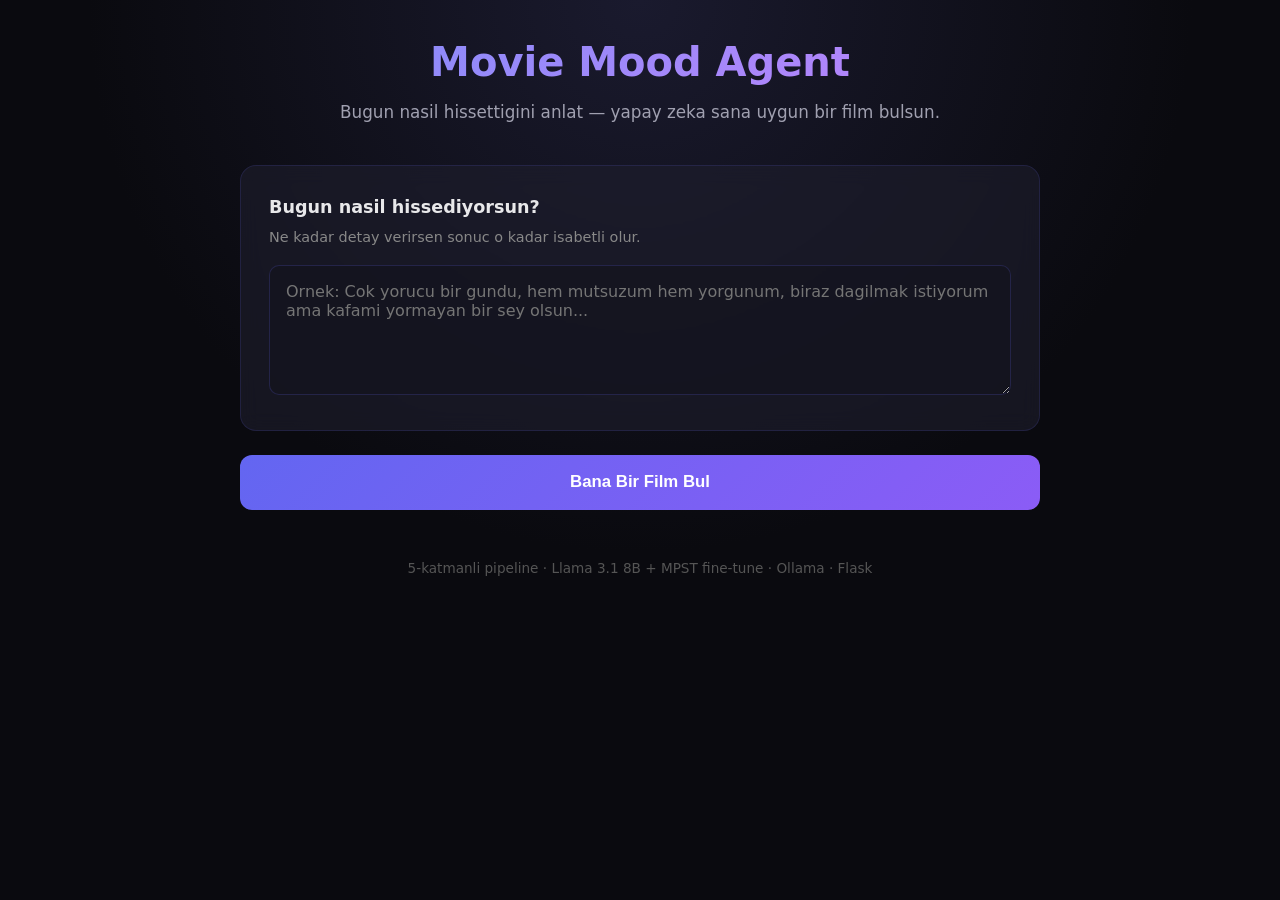
<file: web/templates/index.html>
<!DOCTYPE html>
<html lang="tr">
<head>
<meta charset="UTF-8">
<meta name="viewport" content="width=device-width, initial-scale=1.0">
<title>Movie Mood Agent</title>
<style>
  * { box-sizing: border-box; margin: 0; padding: 0; }
  body {
    font-family: -apple-system, "Segoe UI", system-ui, sans-serif;
    background: radial-gradient(circle at top, #1a1a2e 0%, #0a0a0f 50%);
    color: #e8e8ea;
    min-height: 100vh;
    padding: 2rem 1rem;
    line-height: 1.5;
  }
  .container { max-width: 800px; margin: 0 auto; }
  header { text-align: center; margin-bottom: 2.5rem; }
  h1 {
    font-size: 2.5rem;
    background: linear-gradient(135deg, #818cf8 0%, #c084fc 100%);
    -webkit-background-clip: text;
    -webkit-text-fill-color: transparent;
    background-clip: text;
    margin-bottom: 0.5rem;
  }
  .subtitle { color: #a0a0b0; font-size: 1.05rem; }

  .card {
    background: rgba(30, 30, 45, 0.6);
    border: 1px solid rgba(99, 102, 241, 0.15);
    border-radius: 16px;
    padding: 1.75rem;
    margin-bottom: 1.5rem;
    backdrop-filter: blur(10px);
  }
  .card-label { font-weight: 600; font-size: 1.1rem; margin-bottom: 0.4rem; }
  .card-hint { color: #888; font-size: 0.9rem; margin-bottom: 1rem; }

  textarea {
    width: 100%;
    min-height: 130px;
    background: rgba(20, 20, 30, 0.7);
    border: 1px solid rgba(99, 102, 241, 0.2);
    color: #e8e8ea;
    padding: 1rem;
    border-radius: 10px;
    font-family: inherit;
    font-size: 1rem;
    resize: vertical;
  }
  textarea:focus { outline: none; border-color: #6366f1; }

  button {
    background: linear-gradient(135deg, #6366f1 0%, #8b5cf6 100%);
    color: white;
    border: 0;
    padding: 1.1rem 2rem;
    border-radius: 12px;
    font-size: 1.05rem;
    font-weight: 600;
    cursor: pointer;
    width: 100%;
    transition: all 0.2s ease;
  }
  button:hover:not(:disabled) {
    transform: translateY(-2px);
    box-shadow: 0 8px 24px rgba(99, 102, 241, 0.4);
  }
  button:disabled { opacity: 0.5; cursor: not-allowed; }

  .spinner {
    display: none;
    text-align: center;
    padding: 2rem;
    color: #a0a0b0;
    font-size: 1rem;
  }
  .spinner.active { display: block; }
  .pulse {
    display: inline-block;
    animation: pulse 1.4s ease-in-out infinite;
  }
  @keyframes pulse {
    0%, 100% { opacity: 0.6; }
    50% { opacity: 1; }
  }

  .error {
    background: rgba(248, 113, 113, 0.1);
    border: 1px solid rgba(248, 113, 113, 0.3);
    color: #f87171;
    padding: 1rem;
    border-radius: 8px;
    margin-top: 1rem;
    display: none;
  }
  .error.active { display: block; }

  .result { display: none; margin-top: 2rem; }
  .result.active { display: block; }

  .recommendation {
    text-align: center;
    padding: 2rem 1rem;
    border-radius: 16px;
    margin-bottom: 1.5rem;
    background: linear-gradient(135deg, rgba(99, 102, 241, 0.18), rgba(139, 92, 246, 0.18));
    border: 1px solid rgba(99, 102, 241, 0.35);
  }
  .rec-type {
    display: inline-block;
    text-transform: uppercase;
    font-size: 0.75rem;
    letter-spacing: 1.5px;
    color: #a0a0b0;
    background: rgba(0, 0, 0, 0.25);
    padding: 0.25rem 0.7rem;
    border-radius: 999px;
    margin-bottom: 0.75rem;
  }
  .rec-title {
    font-size: 2.2rem;
    font-weight: 700;
    color: #ffffff;
    margin-bottom: 0.3rem;
  }
  .rec-year { color: #a0a0b0; font-size: 1rem; margin-bottom: 1rem; }
  .rec-reason {
    font-style: italic;
    color: #d0d0dc;
    line-height: 1.7;
    max-width: 600px;
    margin: 0 auto;
  }

  .layers-title {
    font-size: 0.85rem;
    text-transform: uppercase;
    letter-spacing: 2px;
    color: #6366f1;
    margin-bottom: 1rem;
    text-align: center;
  }

  .layer {
    background: rgba(20, 20, 30, 0.5);
    border: 1px solid rgba(99, 102, 241, 0.1);
    border-radius: 12px;
    padding: 1.2rem;
    margin-bottom: 0.8rem;
  }
  .layer-head { display: flex; align-items: center; gap: 0.6rem; margin-bottom: 0.7rem; }
  .layer-num {
    background: #6366f1;
    color: white;
    width: 26px; height: 26px;
    border-radius: 50%;
    display: inline-flex;
    align-items: center;
    justify-content: center;
    font-size: 0.8rem;
    font-weight: 700;
    flex-shrink: 0;
  }
  .layer-title { font-weight: 600; font-size: 0.98rem; }
  .layer-model { color: #888; font-size: 0.78rem; margin-left: auto; font-family: monospace; }

  .meta-row { margin: 0.5rem 0; font-size: 0.92rem; }
  .meta-row strong { color: #c0c0cc; font-weight: 600; }

  .badge {
    display: inline-block;
    background: rgba(99, 102, 241, 0.2);
    color: #c4c8ff;
    padding: 0.3rem 0.7rem;
    border-radius: 999px;
    font-size: 0.82rem;
    margin: 0.15rem 0.1rem;
  }
  .badge.warn { background: rgba(248, 113, 113, 0.15); color: #f87171; }
  .badge.ok { background: rgba(74, 222, 128, 0.15); color: #4ade80; }

  footer {
    text-align: center;
    color: #555;
    font-size: 0.85rem;
    margin-top: 3rem;
  }
</style>
</head>
<body>
  <div class="container">
    <header>
      <h1>Movie Mood Agent</h1>
      <p class="subtitle">Bugun nasil hissettigini anlat — yapay zeka sana uygun bir film bulsun.</p>
    </header>

    <div class="card">
      <div class="card-label">Bugun nasil hissediyorsun?</div>
      <div class="card-hint">Ne kadar detay verirsen sonuc o kadar isabetli olur.</div>
      <textarea id="user-text" placeholder="Ornek: Cok yorucu bir gundu, hem mutsuzum hem yorgunum, biraz dagilmak istiyorum ama kafami yormayan bir sey olsun..."></textarea>
    </div>

    <button id="submit">Bana Bir Film Bul</button>

    <div class="error" id="error"></div>
    <div class="spinner" id="spinner"><span class="pulse">Yapay zeka dusunuyor (5 katmanli analiz)...</span></div>

    <div class="result" id="result">
      <div class="recommendation">
        <div class="rec-type" id="rec-type"></div>
        <h2 class="rec-title" id="rec-title"></h2>
        <div class="rec-year" id="rec-year"></div>
        <div class="rec-reason" id="rec-reason"></div>
      </div>

      <div class="layers-title">YAPAY ZEKA'NIN DUSUNCE SURECI</div>

      <div class="layer">
        <div class="layer-head">
          <span class="layer-num">1</span>
          <span class="layer-title">Duygu analizi</span>
          <span class="layer-model">llama3.1:8b</span>
        </div>
        <div class="meta-row"><strong>Ozet:</strong> <span id="emo-summary">—</span></div>
        <div class="meta-row"><strong>Enerji:</strong> <span id="emo-energy" class="badge"></span> · <strong>Ruh hali:</strong> <span id="emo-valence" class="badge"></span></div>
        <div class="meta-row"><strong>Ihtiyac:</strong> <span id="emo-needs"></span></div>
        <div class="meta-row"><strong>Kacinma:</strong> <span id="emo-avoid"></span></div>
      </div>

      <div class="layer">
        <div class="layer-head">
          <span class="layer-num">2</span>
          <span class="layer-title">Film onerisi</span>
          <span class="layer-model">llama3.1:8b</span>
        </div>
        <div class="meta-row"><strong>Onerilen:</strong> <span id="rec-summary">—</span></div>
        <div class="meta-row" style="color:#888; font-size:0.85rem; line-height:1.6"><strong>Konu:</strong> <span id="rec-plot"></span></div>
      </div>

      <div class="layer">
        <div class="layer-head">
          <span class="layer-num">3</span>
          <span class="layer-title">Tur tahmini</span>
          <span class="layer-model">movie-agent (fine-tuned)</span>
        </div>
        <div class="meta-row"><strong>Tespit edilen MPST etiketleri:</strong></div>
        <div id="genres" style="margin-top: 0.4rem"></div>
      </div>

      <div class="layer">
        <div class="layer-head">
          <span class="layer-num">4</span>
          <span class="layer-title">Mood eslesmesi</span>
          <span class="layer-model">mood_map.json</span>
        </div>
        <div class="meta-row"><strong>Filmin sundugu mood'lar:</strong></div>
        <div id="detected-moods" style="margin-top: 0.4rem"></div>
      </div>

      <div class="layer">
        <div class="layer-head">
          <span class="layer-num">5</span>
          <span class="layer-title">Sentez</span>
          <span class="layer-model">deterministik</span>
        </div>
        <div class="meta-row" id="synthesis">—</div>
      </div>
    </div>

    <footer>5-katmanli pipeline · Llama 3.1 8B + MPST fine-tune · Ollama · Flask</footer>
  </div>

<script>
function showError(msg) {
  const e = document.getElementById('error');
  e.textContent = msg;
  e.classList.add('active');
}
function clearError() { document.getElementById('error').classList.remove('active'); }
function renderBadges(elId, items, cls = '') {
  const el = document.getElementById(elId);
  if (!items || items.length === 0) {
    el.innerHTML = '<span class="badge">—</span>';
    return;
  }
  el.innerHTML = items.map(x => `<span class="badge ${cls}">${x}</span>`).join('');
}
function setText(id, txt) { document.getElementById(id).textContent = txt || '—'; }

document.getElementById('submit').addEventListener('click', async () => {
  clearError();
  const text = document.getElementById('user-text').value.trim();
  if (!text) { showError('Once nasil hissettigini yaz.'); return; }
  if (text.length < 10) { showError('Biraz daha detay yaz, AI daha iyi anlasin.'); return; }

  const btn = document.getElementById('submit');
  const spinner = document.getElementById('spinner');
  const result = document.getElementById('result');

  btn.disabled = true;
  result.classList.remove('active');
  spinner.classList.add('active');

  try {
    const r = await fetch('/api/find', {
      method: 'POST',
      headers: {'Content-Type': 'application/json'},
      body: JSON.stringify({text}),
    });
    const data = await r.json();
    if (!r.ok || data.error) throw new Error(data.error || 'API hatasi');

    // Recommendation banner
    document.getElementById('rec-type').textContent = data.recommendation?.type || 'yapim';
    document.getElementById('rec-title').textContent = data.recommendation?.title || '?';
    document.getElementById('rec-year').textContent = data.recommendation?.year ? `(${data.recommendation.year})` : '';
    document.getElementById('rec-reason').textContent = data.recommendation?.reason || '';

    // Layer 1: Emotion
    setText('emo-summary', data.emotion?.summary);
    setText('emo-energy', data.emotion?.energy_level);
    setText('emo-valence', data.emotion?.mood_valence);
    renderBadges('emo-needs', data.emotion?.needs);
    renderBadges('emo-avoid', data.emotion?.avoid, 'warn');

    // Layer 2: Recommendation
    setText('rec-summary', `${data.recommendation?.title || '?'} (${data.recommendation?.year || '?'}) — ${data.recommendation?.type || ''}`);
    setText('rec-plot', data.recommendation?.plot || '—');

    // Layer 3: Genres (fine-tuned)
    renderBadges('genres', data.genres, 'ok');

    // Layer 4: Detected moods
    renderBadges('detected-moods', data.detected_moods);

    // Layer 5: Synthesis
    const needs = data.emotion?.needs || [];
    const moods = data.detected_moods || [];
    const overlap = needs.length && moods.length;
    setText('synthesis',
      `Filmin tespit edilen mood'lari (${moods.join(', ') || 'belirsiz'}) ile kullanicinin ihtiyaclari ${overlap ? 'ortusuyor' : 'kismen ortusuyor'}.`
    );

    result.classList.add('active');
  } catch (e) {
    showError(e.message);
  } finally {
    btn.disabled = false;
    spinner.classList.remove('active');
  }
});
</script>
</body>
</html>
</file>
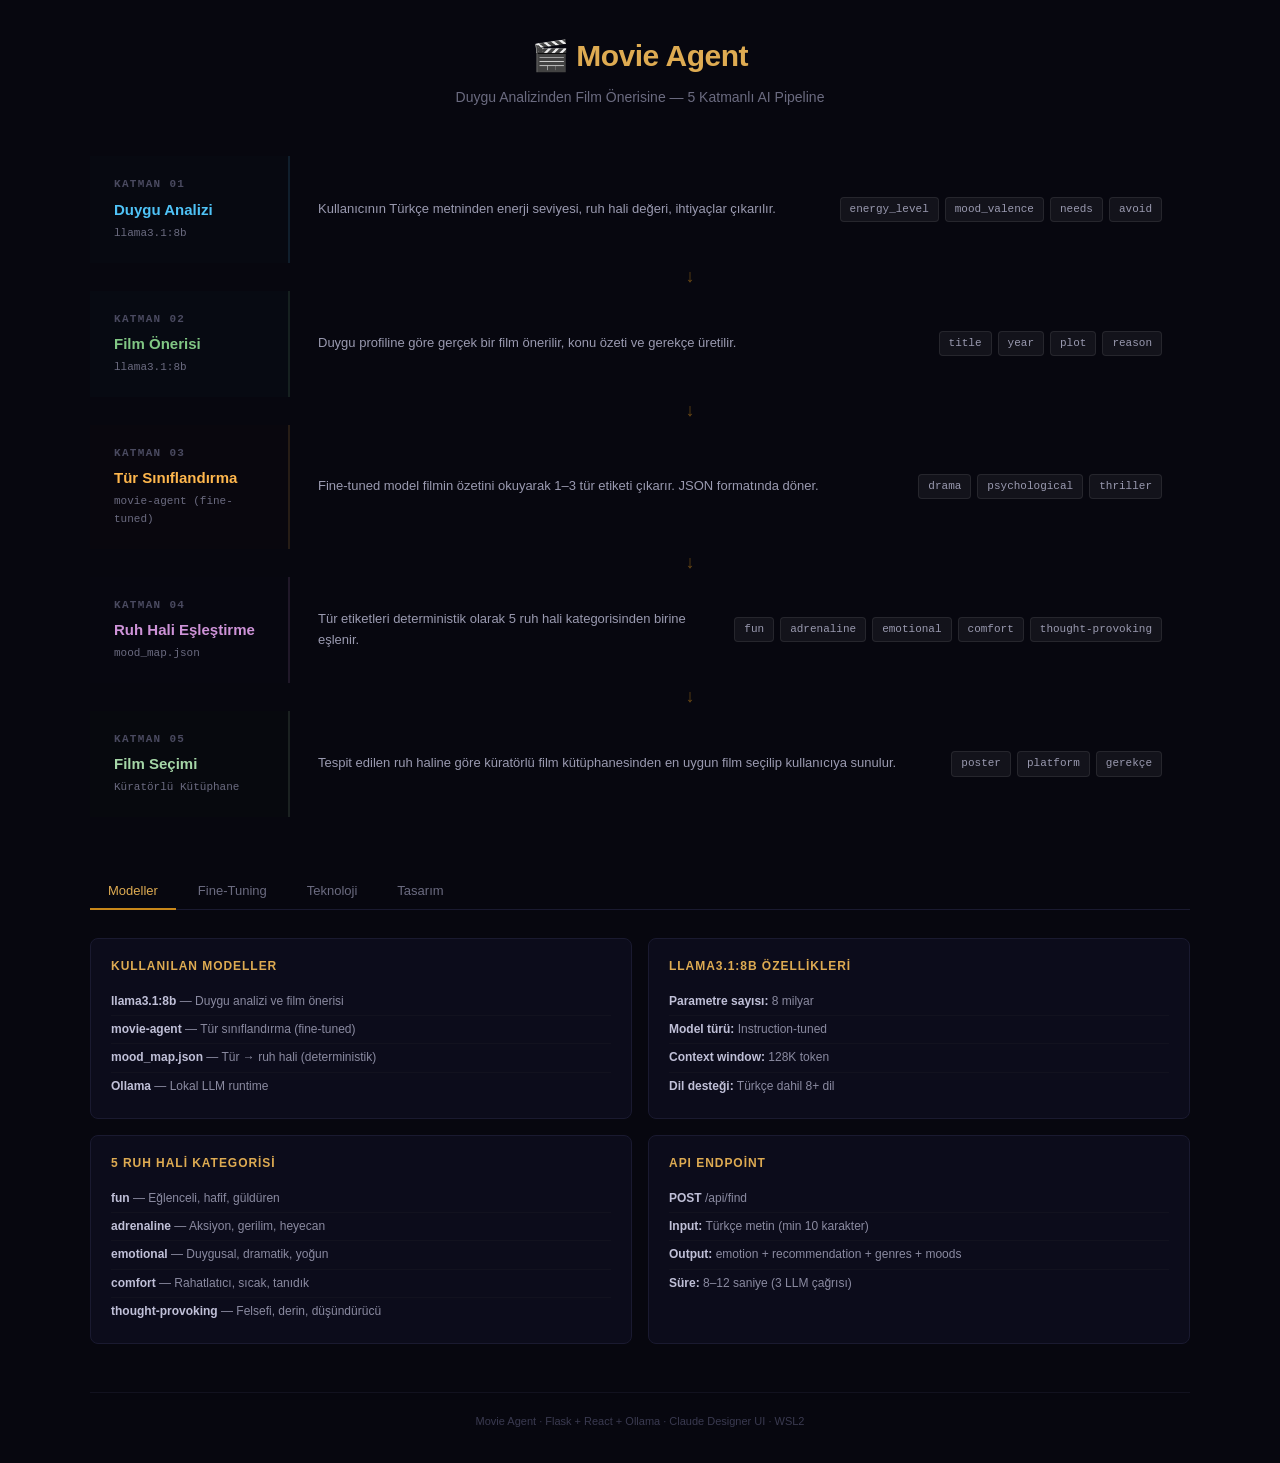
<file: view-architecture.html>
<!DOCTYPE html>
<html lang="tr">
<head>
  <meta charset="UTF-8" />
  <meta name="viewport" content="width=device-width, initial-scale=1.0" />
  <title>Movie Agent — Sistem Mimarisi</title>
  <style>
    * { margin: 0; padding: 0; box-sizing: border-box; }

    body {
      background: #07070F;
      color: #E8E8F8;
      font-family: -apple-system, BlinkMacSystemFont, 'Segoe UI', sans-serif;
      padding: 32px 20px;
      line-height: 1.6;
    }

    .page { max-width: 1100px; margin: 0 auto; }

    /* Header */
    .header { text-align: center; margin-bottom: 48px; }
    .header h1 { font-size: 30px; font-weight: 800; color: #DEAB52; letter-spacing: -0.5px; }
    .header p  { color: #6b6b80; font-size: 14px; margin-top: 6px; }

    /* Pipeline */
    .pipeline { display: flex; flex-direction: column; gap: 0; margin-bottom: 56px; }

    .layer {
      display: grid;
      grid-template-columns: 200px 1fr;
      gap: 0;
      position: relative;
    }

    .layer-left {
      padding: 20px 24px;
      display: flex;
      flex-direction: column;
      justify-content: center;
      border-right: 2px solid #1a1a30;
    }

    .layer-num  { font-size: 11px; font-weight: 700; letter-spacing: 0.12em; color: #4a4a60; font-family: monospace; margin-bottom: 4px; }
    .layer-name { font-size: 15px; font-weight: 700; }
    .layer-model { font-size: 11px; color: #6b6b80; margin-top: 3px; font-family: monospace; }

    .layer-right {
      padding: 20px 28px;
      display: flex;
      align-items: center;
      gap: 20px;
      flex-wrap: wrap;
    }

    .layer-desc { font-size: 13px; color: #9a9ab0; flex: 1; min-width: 200px; }

    .tags { display: flex; gap: 6px; flex-wrap: wrap; }
    .tag {
      font-size: 11px;
      font-family: monospace;
      padding: 3px 9px;
      border-radius: 4px;
      background: rgba(255,255,255,0.05);
      border: 1px solid rgba(255,255,255,0.08);
      color: #9a9ab0;
    }

    /* Layer colors */
    .l1 .layer-name { color: #4fc3f7; }
    .l1 .layer-left { border-color: #4fc3f720; background: #0c182520; }
    .l2 .layer-name { color: #81c784; }
    .l2 .layer-left { border-color: #81c78420; background: #0c252720; }
    .l3 .layer-name { color: #ffb74d; }
    .l3 .layer-left { border-color: #ffb74d20; background: #1a0f0c20; }
    .l4 .layer-name { color: #ce93d8; }
    .l4 .layer-left { border-color: #ce93d820; background: #0c0c1a20; }
    .l5 .layer-name { color: #a5d6a7; }
    .l5 .layer-left { border-color: #a5d6a720; background: #0c1a0c20; }

    /* Arrow */
    .arrow {
      display: flex;
      justify-content: center;
      align-items: center;
      height: 28px;
      color: #C8871A;
      font-size: 18px;
      opacity: 0.5;
      margin-left: 100px;
    }

    /* Tabs */
    .tabs { display: flex; gap: 4px; border-bottom: 1px solid #1a1a30; margin-bottom: 28px; }
    .tab {
      padding: 10px 18px;
      font-size: 13px;
      background: none;
      border: none;
      border-bottom: 2px solid transparent;
      color: #6b6b80;
      cursor: pointer;
      transition: all 0.2s;
      margin-bottom: -1px;
    }
    .tab:hover { color: #a0a0c0; }
    .tab.active { color: #DEAB52; border-bottom-color: #C8871A; }

    .tab-panel { display: none; }
    .tab-panel.active { display: block; }

    /* Info cards */
    .cards { display: grid; grid-template-columns: 1fr 1fr; gap: 16px; margin-bottom: 16px; }
    @media (max-width: 640px) { .cards { grid-template-columns: 1fr; } }

    .card {
      padding: 18px 20px;
      background: #0C0C1B;
      border: 1px solid #1a1a30;
      border-radius: 8px;
    }
    .card h4 { font-size: 12px; font-weight: 700; letter-spacing: 0.08em; color: #DEAB52; margin-bottom: 12px; text-transform: uppercase; }
    .card ul { list-style: none; }
    .card li { font-size: 12px; color: #8a8aa0; padding: 4px 0; border-bottom: 1px solid #12121f; }
    .card li:last-child { border: none; }
    .card li strong { color: #c0c0d8; font-weight: 600; }

    /* Table */
    table { width: 100%; border-collapse: collapse; font-size: 12px; margin: 12px 0; }
    th { padding: 9px 12px; text-align: left; background: #0c0c1b; color: #DEAB52; font-size: 11px; letter-spacing: 0.06em; text-transform: uppercase; border-bottom: 1px solid #1a1a30; }
    td { padding: 9px 12px; color: #8a8aa0; border-bottom: 1px solid #12121f; }
    td strong { color: #c0c0d8; }

    /* Code block */
    .code {
      background: #0a0a18;
      border: 1px solid #1a1a30;
      border-radius: 6px;
      padding: 14px 16px;
      font-family: monospace;
      font-size: 11px;
      color: #7ec8e3;
      overflow-x: auto;
      line-height: 1.7;
      margin: 12px 0;
    }

    /* Steps */
    .steps { display: flex; flex-direction: column; gap: 1px; }
    .step {
      display: grid;
      grid-template-columns: 28px 1fr;
      gap: 14px;
      padding: 14px 0;
      border-bottom: 1px solid #12121f;
      align-items: flex-start;
    }
    .step:last-child { border: none; }
    .step-num {
      width: 28px; height: 28px;
      border-radius: 50%;
      background: #1a1a2e;
      border: 1px solid #2a2a40;
      display: flex; align-items: center; justify-content: center;
      font-size: 11px; font-weight: 700; color: #DEAB52;
      flex-shrink: 0;
    }
    .step-body { padding-top: 4px; }
    .step-title { font-size: 13px; font-weight: 600; color: #c0c0d8; margin-bottom: 3px; }
    .step-detail { font-size: 12px; color: #6b6b80; }

    /* Section header */
    .section-title {
      font-size: 11px; font-weight: 700; letter-spacing: 0.1em;
      text-transform: uppercase; color: #4a4a60;
      margin: 24px 0 12px;
    }

    /* Footer */
    footer { text-align: center; color: #3a3a50; font-size: 11px; margin-top: 48px; padding-top: 20px; border-top: 1px solid #12121f; }
  </style>
</head>
<body>
<div class="page">

  <div class="header">
    <h1>🎬 Movie Agent</h1>
    <p>Duygu Analizinden Film Önerisine — 5 Katmanlı AI Pipeline</p>
  </div>

  <!-- PIPELINE DİYAGRAMI -->
  <div class="pipeline">

    <div class="layer l1">
      <div class="layer-left">
        <div class="layer-num">KATMAN 01</div>
        <div class="layer-name">Duygu Analizi</div>
        <div class="layer-model">llama3.1:8b</div>
      </div>
      <div class="layer-right">
        <div class="layer-desc">Kullanıcının Türkçe metninden enerji seviyesi, ruh hali değeri, ihtiyaçlar çıkarılır.</div>
        <div class="tags">
          <span class="tag">energy_level</span>
          <span class="tag">mood_valence</span>
          <span class="tag">needs</span>
          <span class="tag">avoid</span>
        </div>
      </div>
    </div>

    <div class="arrow">↓</div>

    <div class="layer l2">
      <div class="layer-left">
        <div class="layer-num">KATMAN 02</div>
        <div class="layer-name">Film Önerisi</div>
        <div class="layer-model">llama3.1:8b</div>
      </div>
      <div class="layer-right">
        <div class="layer-desc">Duygu profiline göre gerçek bir film önerilir, konu özeti ve gerekçe üretilir.</div>
        <div class="tags">
          <span class="tag">title</span>
          <span class="tag">year</span>
          <span class="tag">plot</span>
          <span class="tag">reason</span>
        </div>
      </div>
    </div>

    <div class="arrow">↓</div>

    <div class="layer l3">
      <div class="layer-left">
        <div class="layer-num">KATMAN 03</div>
        <div class="layer-name">Tür Sınıflandırma</div>
        <div class="layer-model">movie-agent (fine-tuned)</div>
      </div>
      <div class="layer-right">
        <div class="layer-desc">Fine-tuned model filmin özetini okuyarak 1–3 tür etiketi çıkarır. JSON formatında döner.</div>
        <div class="tags">
          <span class="tag">drama</span>
          <span class="tag">psychological</span>
          <span class="tag">thriller</span>
        </div>
      </div>
    </div>

    <div class="arrow">↓</div>

    <div class="layer l4">
      <div class="layer-left">
        <div class="layer-num">KATMAN 04</div>
        <div class="layer-name">Ruh Hali Eşleştirme</div>
        <div class="layer-model">mood_map.json</div>
      </div>
      <div class="layer-right">
        <div class="layer-desc">Tür etiketleri deterministik olarak 5 ruh hali kategorisinden birine eşlenir.</div>
        <div class="tags">
          <span class="tag">fun</span>
          <span class="tag">adrenaline</span>
          <span class="tag">emotional</span>
          <span class="tag">comfort</span>
          <span class="tag">thought-provoking</span>
        </div>
      </div>
    </div>

    <div class="arrow">↓</div>

    <div class="layer l5">
      <div class="layer-left">
        <div class="layer-num">KATMAN 05</div>
        <div class="layer-name">Film Seçimi</div>
        <div class="layer-model">Küratörlü Kütüphane</div>
      </div>
      <div class="layer-right">
        <div class="layer-desc">Tespit edilen ruh haline göre küratörlü film kütüphanesinden en uygun film seçilip kullanıcıya sunulur.</div>
        <div class="tags">
          <span class="tag">poster</span>
          <span class="tag">platform</span>
          <span class="tag">gerekçe</span>
        </div>
      </div>
    </div>

  </div>

  <!-- SEKMELER -->
  <div class="tabs">
    <button class="tab active" onclick="show('models', this)">Modeller</button>
    <button class="tab" onclick="show('finetuning', this)">Fine-Tuning</button>
    <button class="tab" onclick="show('tech', this)">Teknoloji</button>
    <button class="tab" onclick="show('design', this)">Tasarım</button>
  </div>

  <!-- MODELLER -->
  <div id="models" class="tab-panel active">
    <div class="cards">
      <div class="card">
        <h4>Kullanılan Modeller</h4>
        <ul>
          <li><strong>llama3.1:8b</strong> — Duygu analizi ve film önerisi</li>
          <li><strong>movie-agent</strong> — Tür sınıflandırma (fine-tuned)</li>
          <li><strong>mood_map.json</strong> — Tür → ruh hali (deterministik)</li>
          <li><strong>Ollama</strong> — Lokal LLM runtime</li>
        </ul>
      </div>
      <div class="card">
        <h4>llama3.1:8b Özellikleri</h4>
        <ul>
          <li><strong>Parametre sayısı:</strong> 8 milyar</li>
          <li><strong>Model türü:</strong> Instruction-tuned</li>
          <li><strong>Context window:</strong> 128K token</li>
          <li><strong>Dil desteği:</strong> Türkçe dahil 8+ dil</li>
        </ul>
      </div>
    </div>
    <div class="cards">
      <div class="card">
        <h4>5 Ruh Hali Kategorisi</h4>
        <ul>
          <li><strong>fun</strong> — Eğlenceli, hafif, güldüren</li>
          <li><strong>adrenaline</strong> — Aksiyon, gerilim, heyecan</li>
          <li><strong>emotional</strong> — Duygusal, dramatik, yoğun</li>
          <li><strong>comfort</strong> — Rahatlatıcı, sıcak, tanıdık</li>
          <li><strong>thought-provoking</strong> — Felsefi, derin, düşündürücü</li>
        </ul>
      </div>
      <div class="card">
        <h4>API Endpoint</h4>
        <ul>
          <li><strong>POST</strong> /api/find</li>
          <li><strong>Input:</strong> Türkçe metin (min 10 karakter)</li>
          <li><strong>Output:</strong> emotion + recommendation + genres + moods</li>
          <li><strong>Süre:</strong> 8–12 saniye (3 LLM çağrısı)</li>
        </ul>
      </div>
    </div>
  </div>

  <!-- FINE-TUNING -->
  <div id="finetuning" class="tab-panel">

    <div class="section-title">Eğitim Süreci — Kronolojik</div>

    <div class="steps">
      <div class="step">
        <div class="step-num">1</div>
        <div class="step-body">
          <div class="step-title">Veri Seti: MPST (Movie Plot Synopses with Tags)</div>
          <div class="step-detail">8.043 film özeti · 71 tür etiketi · Kaggle üzerinden temin edildi · %80 eğitim / %10 validasyon / %10 test</div>
        </div>
      </div>
      <div class="step">
        <div class="step-num">2</div>
        <div class="step-body">
          <div class="step-title">Eğitim Ortamı: Google Colab T4 GPU</div>
          <div class="step-detail">16 GB VRAM · 25 GB RAM · PyTorch 2.x + HuggingFace Transformers + TRL 0.22</div>
        </div>
      </div>
      <div class="step">
        <div class="step-num">3</div>
        <div class="step-body">
          <div class="step-title">Base Model: Meta-Llama-3.1-8B-Instruct</div>
          <div class="step-detail">8 milyar parametre · Instruction-tuned · 15 trilyon token eğitim verisi</div>
        </div>
      </div>
      <div class="step">
        <div class="step-num">4</div>
        <div class="step-body">
          <div class="step-title">Eğitim: SFTTrainer (Supervised Fine-Tuning)</div>
          <div class="step-detail">3 epoch · 1.000 step · batch size 8 · learning rate 5e-4 · warmup steps 100 · loss: response_only</div>
        </div>
      </div>
      <div class="step">
        <div class="step-num">5</div>
        <div class="step-body">
          <div class="step-title">Değerlendirme</div>
          <div class="step-detail">Validation seti: 804 örnek · Her 100 step'te değerlendirme · Tür sınıflandırma doğruluğu: ~%85</div>
        </div>
      </div>
      <div class="step">
        <div class="step-num">6</div>
        <div class="step-body">
          <div class="step-title">Dağıtım: Ollama Modelfile</div>
          <div class="step-detail">HuggingFace → GGUF dönüşümü (~4 GB) · Ollama ile lokal deploy · temperature 0.1 · max 40 token</div>
        </div>
      </div>
    </div>

    <div class="section-title" style="margin-top:28px;">Modelfile</div>
    <div class="code">FROM llama3.1:8b<br><br>SYSTEM """<br>&nbsp;&nbsp;Sen bir film etiketleyicisin. Film özetine göre 1-3 tür etiketi dön.<br>&nbsp;&nbsp;SADECE JSON formatında: {"genres": ["tür1", "tür2"]}<br>"""<br><br>PARAMETER temperature 0.1<br>PARAMETER top_p 0.9<br>PARAMETER top_k 40<br>PARAMETER num_predict 40</div>

    <div class="section-title" style="margin-top:28px;">Eğitim Özeti</div>
    <table>
      <tr><th>Parametre</th><th>Değer</th></tr>
      <tr><td><strong>Epoch</strong></td><td>3</td></tr>
      <tr><td><strong>Toplam step</strong></td><td>1.000</td></tr>
      <tr><td><strong>Batch size</strong></td><td>8</td></tr>
      <tr><td><strong>Learning rate</strong></td><td>5e-4</td></tr>
      <tr><td><strong>Loss türü</strong></td><td>response_only</td></tr>
      <tr><td><strong>Eğitim süresi</strong></td><td>~4-5 saat (Colab T4)</td></tr>
      <tr><td><strong>Veri seti boyutu</strong></td><td>8.043 film · 71 etiket</td></tr>
      <tr><td><strong>Model boyutu</strong></td><td>~4 GB (GGUF)</td></tr>
      <tr><td><strong>Doğruluk</strong></td><td>~%85 (validation)</td></tr>
    </table>
  </div>

  <!-- TEKNOLOJİ -->
  <div id="tech" class="tab-panel">
    <div class="cards">
      <div class="card">
        <h4>Backend</h4>
        <ul>
          <li><strong>Flask 2.x</strong> — Python web framework</li>
          <li><strong>Ollama</strong> — Lokal LLM runtime</li>
          <li><strong>Requests</strong> — HTTP istemcisi</li>
          <li><strong>WSL2 Ubuntu</strong> — Çalışma ortamı</li>
        </ul>
      </div>
      <div class="card">
        <h4>Frontend</h4>
        <ul>
          <li><strong>React 18</strong> — UI bileşenleri</li>
          <li><strong>Babel 7.29</strong> — Tarayıcıda JSX derleme</li>
          <li><strong>TMDB CDN</strong> — Film poster görselleri</li>
          <li><strong>Tokens.css</strong> — Tasarım sistemi</li>
        </ul>
      </div>
      <div class="card">
        <h4>Poster Yükleme Sırası</h4>
        <ul>
          <li><strong>1.</strong> TMDB CDN (gerçek poster)</li>
          <li><strong>2.</strong> Lokal SVG (yedek)</li>
          <li><strong>3.</strong> Metin kartı (film adı + yıl)</li>
        </ul>
      </div>
      <div class="card">
        <h4>Offline Çalışma</h4>
        <ul>
          <li>Ollama tamamen lokal çalışır</li>
          <li>İnternet bağlantısı gerekmez</li>
          <li>Poster için TMDB opsiyonel</li>
          <li>SVG yedekler her zaman hazır</li>
        </ul>
      </div>
    </div>
  </div>

  <!-- TASARIM -->
  <div id="design" class="tab-panel">
    <div class="cards">
      <div class="card">
        <h4>Claude Designer</h4>
        <ul>
          <li>Premium UI bileşen kütüphanesi</li>
          <li>"Criterion Dark" sinematik tema</li>
          <li>Tasarım token sistemi (CSS değişkenleri)</li>
          <li>Responsive ve erişilebilir bileşenler</li>
        </ul>
      </div>
      <div class="card">
        <h4>Renk Paleti</h4>
        <ul>
          <li><strong>#07070F</strong> — Ana arka plan</li>
          <li><strong>#0C0C1B</strong> — Panel yüzeyi</li>
          <li><strong>#C8871A</strong> — Altın vurgu rengi</li>
          <li><strong>#9a9aaa</strong> — İkincil metin</li>
        </ul>
      </div>
      <div class="card">
        <h4>Yazı Tipleri</h4>
        <ul>
          <li><strong>Syne</strong> — Başlıklar (display)</li>
          <li><strong>Space Grotesk</strong> — Gövde metni</li>
          <li><strong>JetBrains Mono</strong> — Teknik metin</li>
        </ul>
      </div>
      <div class="card">
        <h4>Animasyonlar</h4>
        <ul>
          <li>Sinematik yükleme animasyonu</li>
          <li>Smooth fade-in geçişler (300ms)</li>
          <li>Hover scale ve gölge efektleri</li>
          <li>Dikey kayan poster kolonları</li>
        </ul>
      </div>
    </div>
  </div>

  <footer>Movie Agent · Flask + React + Ollama · Claude Designer UI · WSL2</footer>
</div>

<script>
  function show(id, btn) {
    document.querySelectorAll('.tab-panel').forEach(p => p.classList.remove('active'));
    document.querySelectorAll('.tab').forEach(b => b.classList.remove('active'));
    document.getElementById(id).classList.add('active');
    btn.classList.add('active');
  }
</script>
</body>
</html>
</file>
